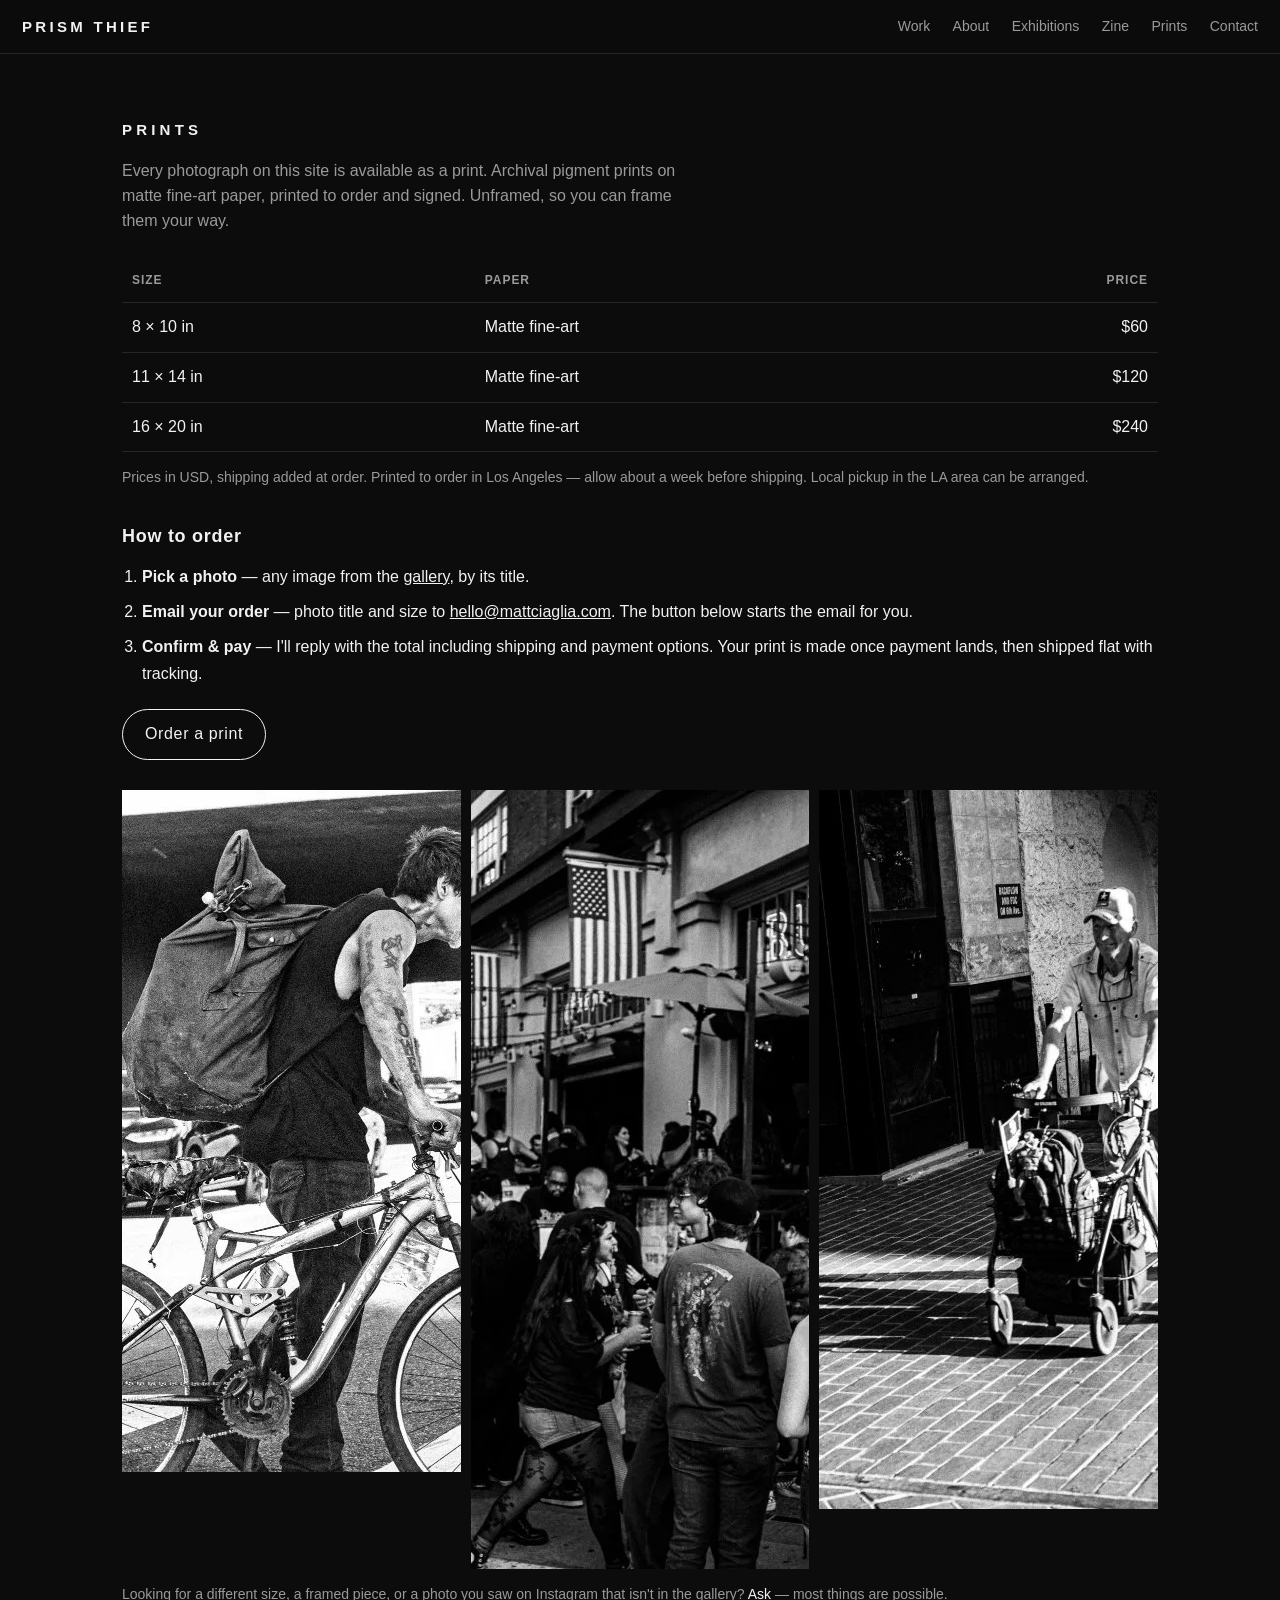
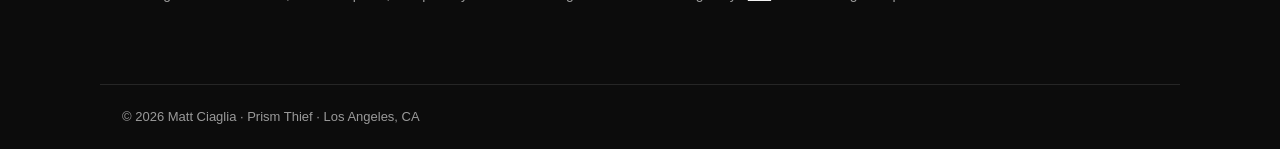
<file: prints.html>
<!DOCTYPE html>
<html lang="en">
<head>
<meta charset="utf-8">
<meta name="viewport" content="width=device-width, initial-scale=1">
<title>Prints — Prism Thief · Matt Ciaglia</title>
<meta name="description" content="Buy prints of Prism Thief street photography by Matt Ciaglia — archival pigment prints, three sizes, printed to order in Los Angeles.">
<link rel="canonical" href="https://prismthief.com/prints.html">
<meta name="theme-color" content="#0c0c0c">
<meta name="referrer" content="strict-origin-when-cross-origin">
<meta property="og:title" content="Prints — Prism Thief">
<meta property="og:description" content="Archival prints of Los Angeles street photography by Matt Ciaglia. Three sizes, printed to order.">
<meta property="og:type" content="website">
<meta property="og:url" content="https://prismthief.com/prints.html">
<meta property="og:image" content="https://prismthief.com/images/underpass.jpg">
<link rel="icon" type="image/png" sizes="32x32" href="images/favicon-32.png">
<link rel="icon" type="image/png" sizes="16x16" href="images/favicon-16.png">
<link rel="apple-touch-icon" sizes="180x180" href="images/apple-touch-icon.png">
<link rel="manifest" href="manifest.webmanifest">
<link rel="alternate" type="application/rss+xml" title="Prism Thief — New Photos" href="feed.xml">
<link rel="stylesheet" href="styles.css">
</head>
<body>

<header class="site-head">
  <a class="wordmark" href="index.html">PRISM THIEF</a>
  <nav>
    <a href="index.html#work">Work</a>
    <a href="index.html#about">About</a>
    <a href="index.html#exhibitions">Exhibitions</a>
    <a href="index.html#zine">Zine</a>
    <a href="prints.html">Prints</a>
    <a href="index.html#contact">Contact</a>
  </nav>
</header>

<main>
  <section class="section">
    <h2>Prints</h2>
    <p class="section-note">Every photograph on this site is available as a print. Archival pigment prints on matte fine-art paper, printed to order and signed. Unframed, so you can frame them your way.</p>

    <table class="prices">
      <tr><th>Size</th><th>Paper</th><th style="text-align:right">Price</th></tr>
      <tr><td>8 × 10 in</td><td>Matte fine-art</td><td class="price">$60</td></tr>
      <tr><td>11 × 14 in</td><td>Matte fine-art</td><td class="price">$120</td></tr>
      <tr><td>16 × 20 in</td><td>Matte fine-art</td><td class="price">$240</td></tr>
    </table>
    <p class="fineprint">Prices in USD, shipping added at order. Printed to order in Los Angeles — allow about a week before shipping. Local pickup in the LA area can be arranged.</p>

    <h3 class="subhead">How to order</h3>
    <ol class="steps">
      <li><strong>Pick a photo</strong> — any image from the <a href="index.html#work">gallery</a>, by its title.</li>
      <li><strong>Email your order</strong> — photo title and size to <a href="mailto:hello@mattciaglia.com?subject=Print%20order&body=Photo%20title%3A%0ASize%3A%0AName%20%26%20shipping%20address%3A%0A">hello@mattciaglia.com</a>. The button below starts the email for you.</li>
      <li><strong>Confirm &amp; pay</strong> — I'll reply with the total including shipping and payment options. Your print is made once payment lands, then shipped flat with tracking.</li>
    </ol>
    <p><a class="order-btn" href="mailto:hello@mattciaglia.com?subject=Print%20order&body=Photo%20title%3A%0ASize%3A%0AName%20%26%20shipping%20address%3A%0A">Order a print</a></p>

    <div class="strip">
      <picture><source srcset="images/underpass.webp" type="image/webp"><img src="images/underpass.jpg" width="1024" height="682" loading="lazy" alt="Underpass"></picture>
      <picture><source srcset="images/friday-6pm.webp" type="image/webp"><img src="images/friday-6pm.jpg" width="1169" height="779" loading="lazy" alt="Friday, 6PM"></picture>
      <picture><source srcset="images/slow-lane.webp" type="image/webp"><img src="images/slow-lane.jpg" width="1079" height="719" loading="lazy" alt="Slow Lane"></picture>
    </div>
    <p class="fineprint">Looking for a different size, a framed piece, or a photo you saw on Instagram that isn't in the gallery? <a href="mailto:hello@mattciaglia.com?subject=Print%20question">Ask</a> — most things are possible.</p>
  </section>
</main>

<footer>
  <p>© 2026 Matt Ciaglia · Prism Thief · Los Angeles, CA</p>
</footer>

</body>
</html>
</file>
<file: styles.css>
:root {
  --bg: #0c0c0c;
  --panel: #121212;
  --panel-2: #161616;
  --line: #262626;
  --text: #f2f2f2;
  --muted: #9a9a9a;
}

* { box-sizing: border-box; margin: 0; padding: 0; }

html { scroll-behavior: smooth; }

body {
  background: var(--bg);
  color: var(--text);
  font-family: -apple-system, BlinkMacSystemFont, "Segoe UI", Helvetica, Arial, sans-serif;
  line-height: 1.55;
  -webkit-font-smoothing: antialiased;
}

a { color: var(--text); }

.site-head {
  position: sticky;
  top: 0;
  z-index: 10;
  display: flex;
  justify-content: space-between;
  align-items: center;
  padding: 14px 22px;
  background: rgba(12, 12, 12, 0.92);
  backdrop-filter: blur(8px);
  border-bottom: 1px solid var(--line);
}

.wordmark {
  font-weight: 800;
  letter-spacing: 0.22em;
  text-decoration: none;
  font-size: 15px;
}

.site-head nav a {
  color: var(--muted);
  text-decoration: none;
  margin-left: 18px;
  font-size: 14px;
}

.site-head nav a:hover { color: var(--text); }

.hero { position: relative; }

.hero-img {
  width: 100%;
  height: min(78vh, 640px);
  object-fit: cover;
  display: block;
  filter: brightness(0.72);
}

.hero-text {
  position: absolute;
  left: 0;
  right: 0;
  bottom: 0;
  padding: 34px 22px;
  background: linear-gradient(transparent, rgba(0, 0, 0, 0.82));
}

.hero-text h1 {
  font-size: clamp(38px, 8vw, 84px);
  font-weight: 800;
  letter-spacing: 0.14em;
  line-height: 1.02;
}

.tagline {
  margin-top: 12px;
  font-size: clamp(15px, 2.4vw, 19px);
  color: #e6e6e6;
}

.section {
  max-width: 1080px;
  margin: 0 auto;
  padding: 64px 22px 8px;
}

.section h2 {
  font-size: 15px;
  font-weight: 700;
  letter-spacing: 0.28em;
  text-transform: uppercase;
  margin-bottom: 18px;
}

.section-note { color: var(--muted); max-width: 560px; margin-bottom: 26px; }

.grid {
  display: grid;
  grid-template-columns: repeat(auto-fill, minmax(300px, 1fr));
  gap: 14px;
}

.grid figure {
  background: var(--panel);
  border: 1px solid var(--line);
  overflow: hidden;
  cursor: zoom-in;
}

.grid img {
  width: 100%;
  aspect-ratio: 3 / 2;
  object-fit: cover;
  display: block;
  transition: transform 0.35s ease;
}

.grid figure:hover img { transform: scale(1.03); }

.grid figcaption {
  padding: 10px 12px;
  font-size: 13px;
  color: var(--muted);
  letter-spacing: 0.04em;
}

.about p { max-width: 640px; margin-bottom: 16px; color: #dedede; }

.about-avatar {
  width: 92px;
  height: 92px;
  border-radius: 50%;
  border: 1px solid var(--line);
  margin-bottom: 18px;
}

.about blockquote {
  max-width: 640px;
  margin-top: 26px;
  padding: 18px 20px;
  background: var(--panel);
  border-left: 3px solid var(--text);
  color: #dedede;
  font-style: italic;
}

.shows { list-style: none; }

.shows li {
  display: flex;
  justify-content: space-between;
  gap: 16px;
  padding: 13px 2px;
  border-bottom: 1px solid var(--line);
  flex-wrap: wrap;
}

.show-name { font-weight: 600; }
.show-detail { color: var(--muted); font-size: 14px; }

.zine p { color: #dedede; }
.zine a { font-weight: 600; }

.link-list { display: grid; gap: 10px; max-width: 560px; }

.link-list a {
  display: flex;
  justify-content: space-between;
  align-items: baseline;
  gap: 14px;
  padding: 14px 16px;
  background: var(--panel);
  border: 1px solid var(--line);
  border-radius: 10px;
  text-decoration: none;
}

.link-list a:hover { background: var(--panel-2); }
.link-list small { color: var(--muted); }

footer {
  max-width: 1080px;
  margin: 70px auto 0;
  padding: 22px;
  border-top: 1px solid var(--line);
  color: var(--muted);
  font-size: 13px;
}

.lightbox {
  position: fixed;
  inset: 0;
  z-index: 40;
  background: rgba(0, 0, 0, 0.94);
  display: flex;
  flex-direction: column;
  align-items: center;
  justify-content: center;
  padding: 22px;
}

.lightbox[hidden] { display: none; }

.lightbox img {
  max-width: min(1100px, 94vw);
  max-height: 82vh;
  object-fit: contain;
}

.lightbox p { margin-top: 14px; color: var(--muted); letter-spacing: 0.05em; }

.lightbox-close {
  position: absolute;
  top: 12px;
  right: 20px;
  background: none;
  border: none;
  color: var(--text);
  font-size: 38px;
  cursor: pointer;
  line-height: 1;
}

@media (max-width: 560px) {
  .site-head nav a { margin-left: 12px; font-size: 13px; }
  .grid { grid-template-columns: 1fr; }
}

/* Fix pack: visible keyboard focus; picture wrappers behave like the imgs they wrap */
:focus-visible { outline: 2px solid var(--text); outline-offset: 3px; }
.grid picture { display: block; }

/* Prints page */
.prices { width: 100%; border-collapse: collapse; margin: 20px 0 10px; }
.prices th, .prices td { text-align: left; padding: 12px 10px; border-bottom: 1px solid var(--line); }
.prices th { color: var(--muted); font-size: 12px; letter-spacing: 0.08em; text-transform: uppercase; }
.prices td.price { text-align: right; font-variant-numeric: tabular-nums; }
.fineprint { color: var(--muted); font-size: 14px; line-height: 1.6; margin-top: 14px; }
.subhead { margin: 34px 0 12px; font-size: 18px; letter-spacing: 0.04em; }
.steps { margin: 0 0 22px 20px; line-height: 1.7; color: var(--text); }
.steps li { margin-bottom: 8px; }
.order-btn { display: inline-block; padding: 12px 22px; border: 1px solid var(--text); border-radius: 999px; color: var(--text); text-decoration: none; letter-spacing: 0.04em; }
.order-btn:hover { background: var(--text); color: var(--bg); }
.strip { display: grid; grid-template-columns: repeat(3, 1fr); gap: 10px; margin-top: 30px; }
.strip picture { display: block; }
.strip img { width: 100%; aspect-ratio: 3 / 2; object-fit: cover; display: block; }
.grid figcaption small { display: block; margin-top: 2px; font-size: 11px; opacity: 0.75; letter-spacing: 0.03em; }
</file>
